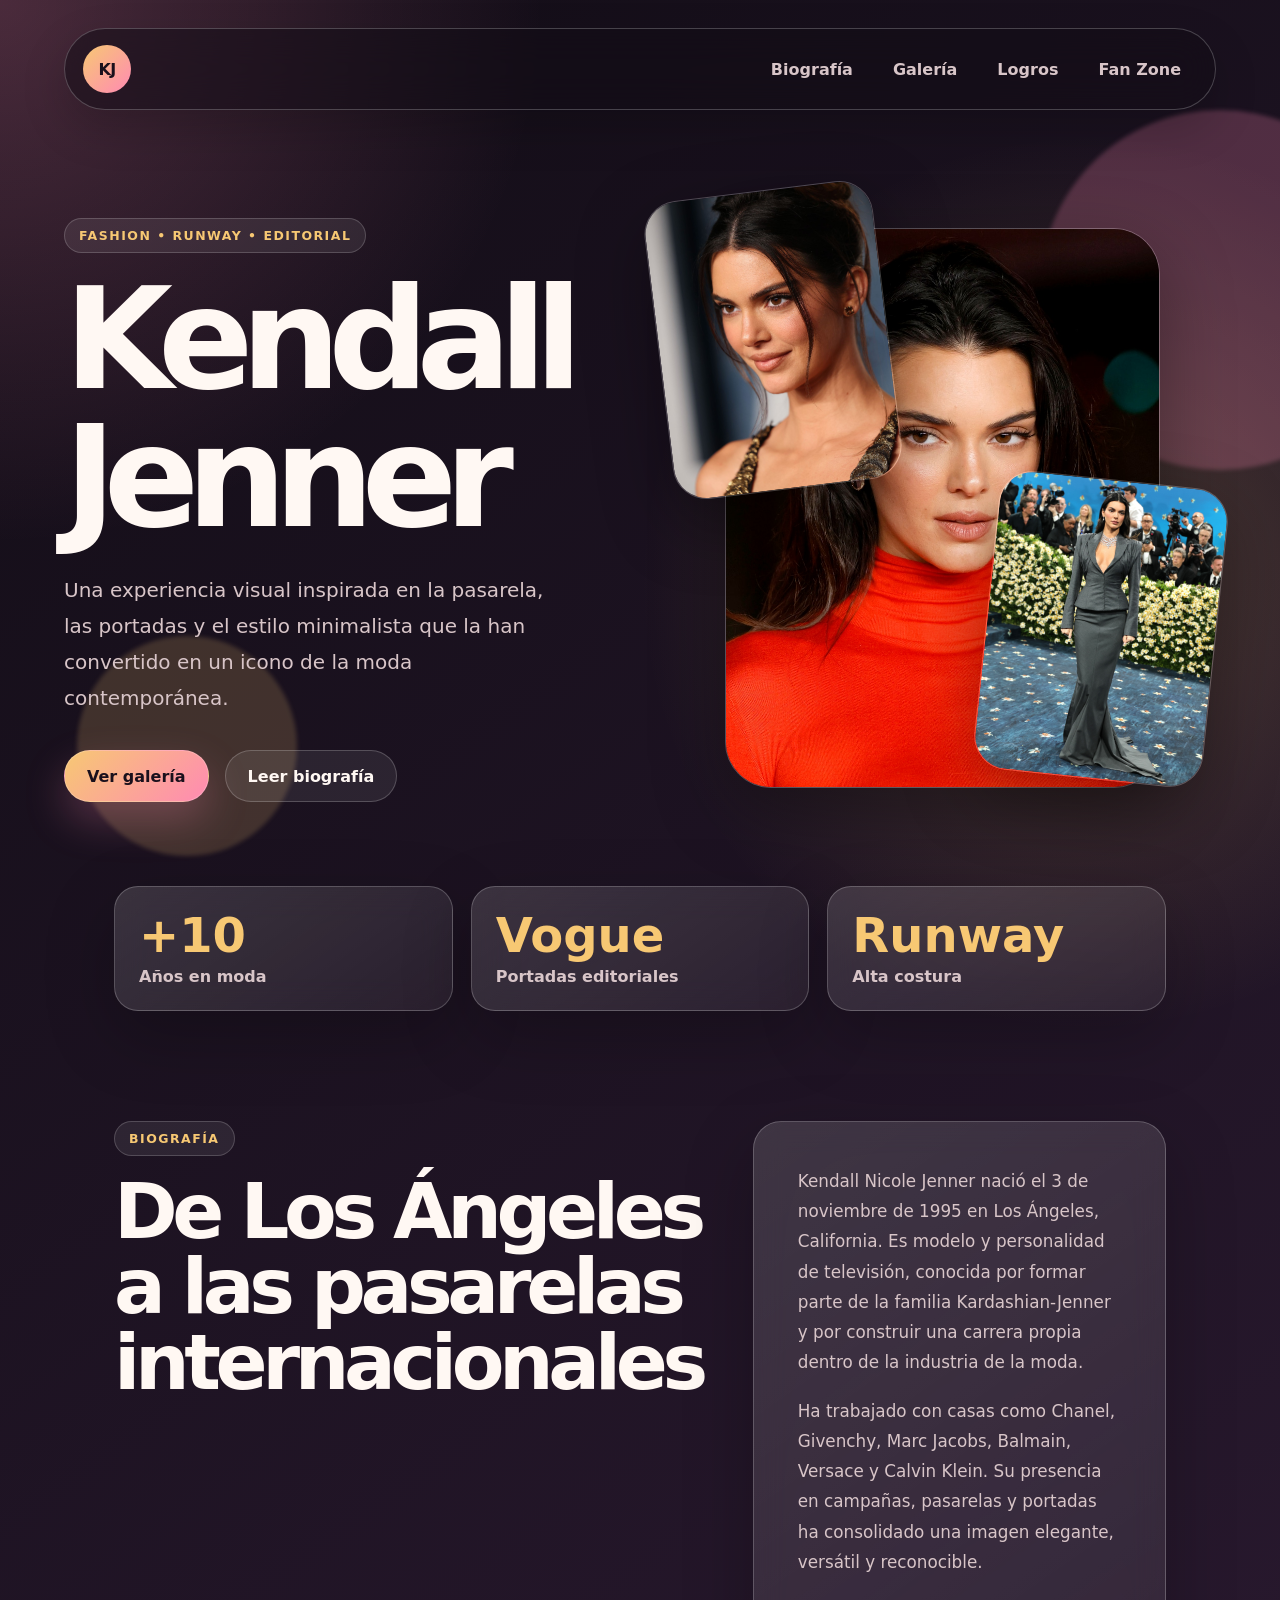
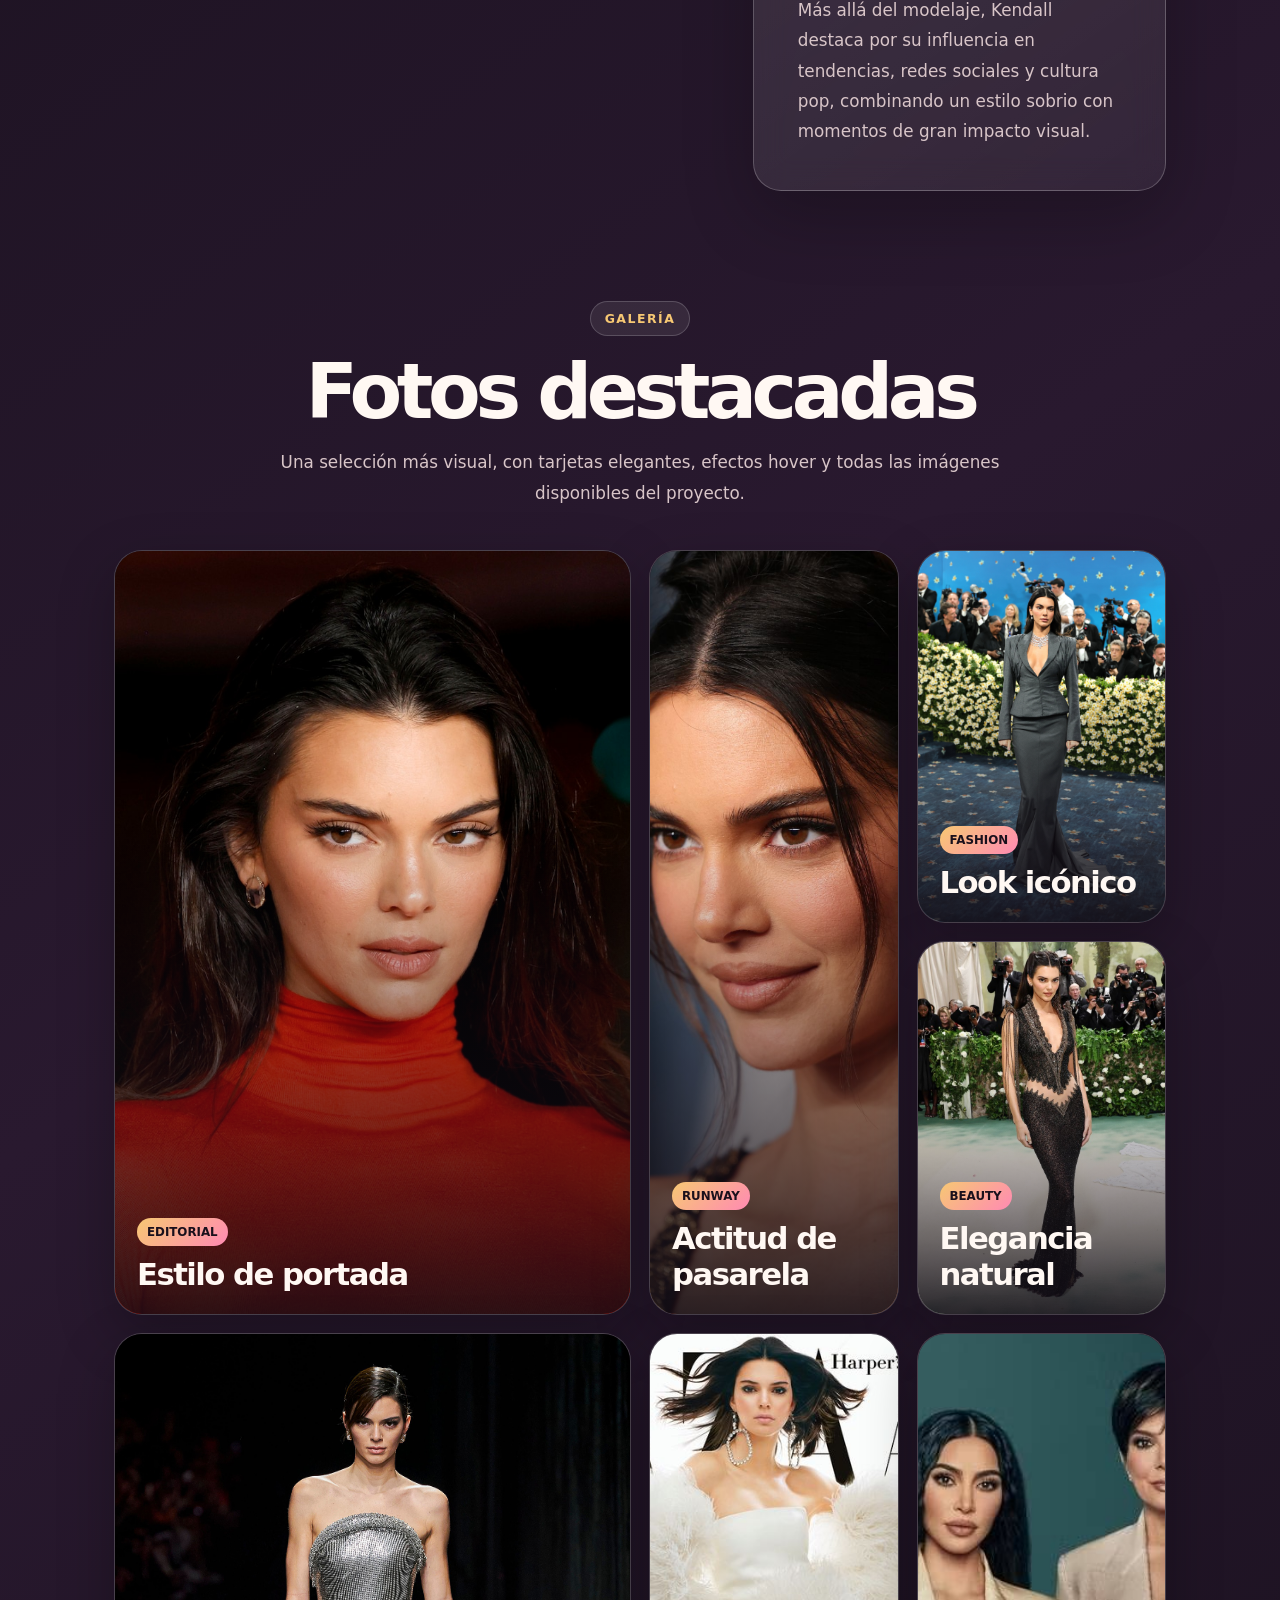
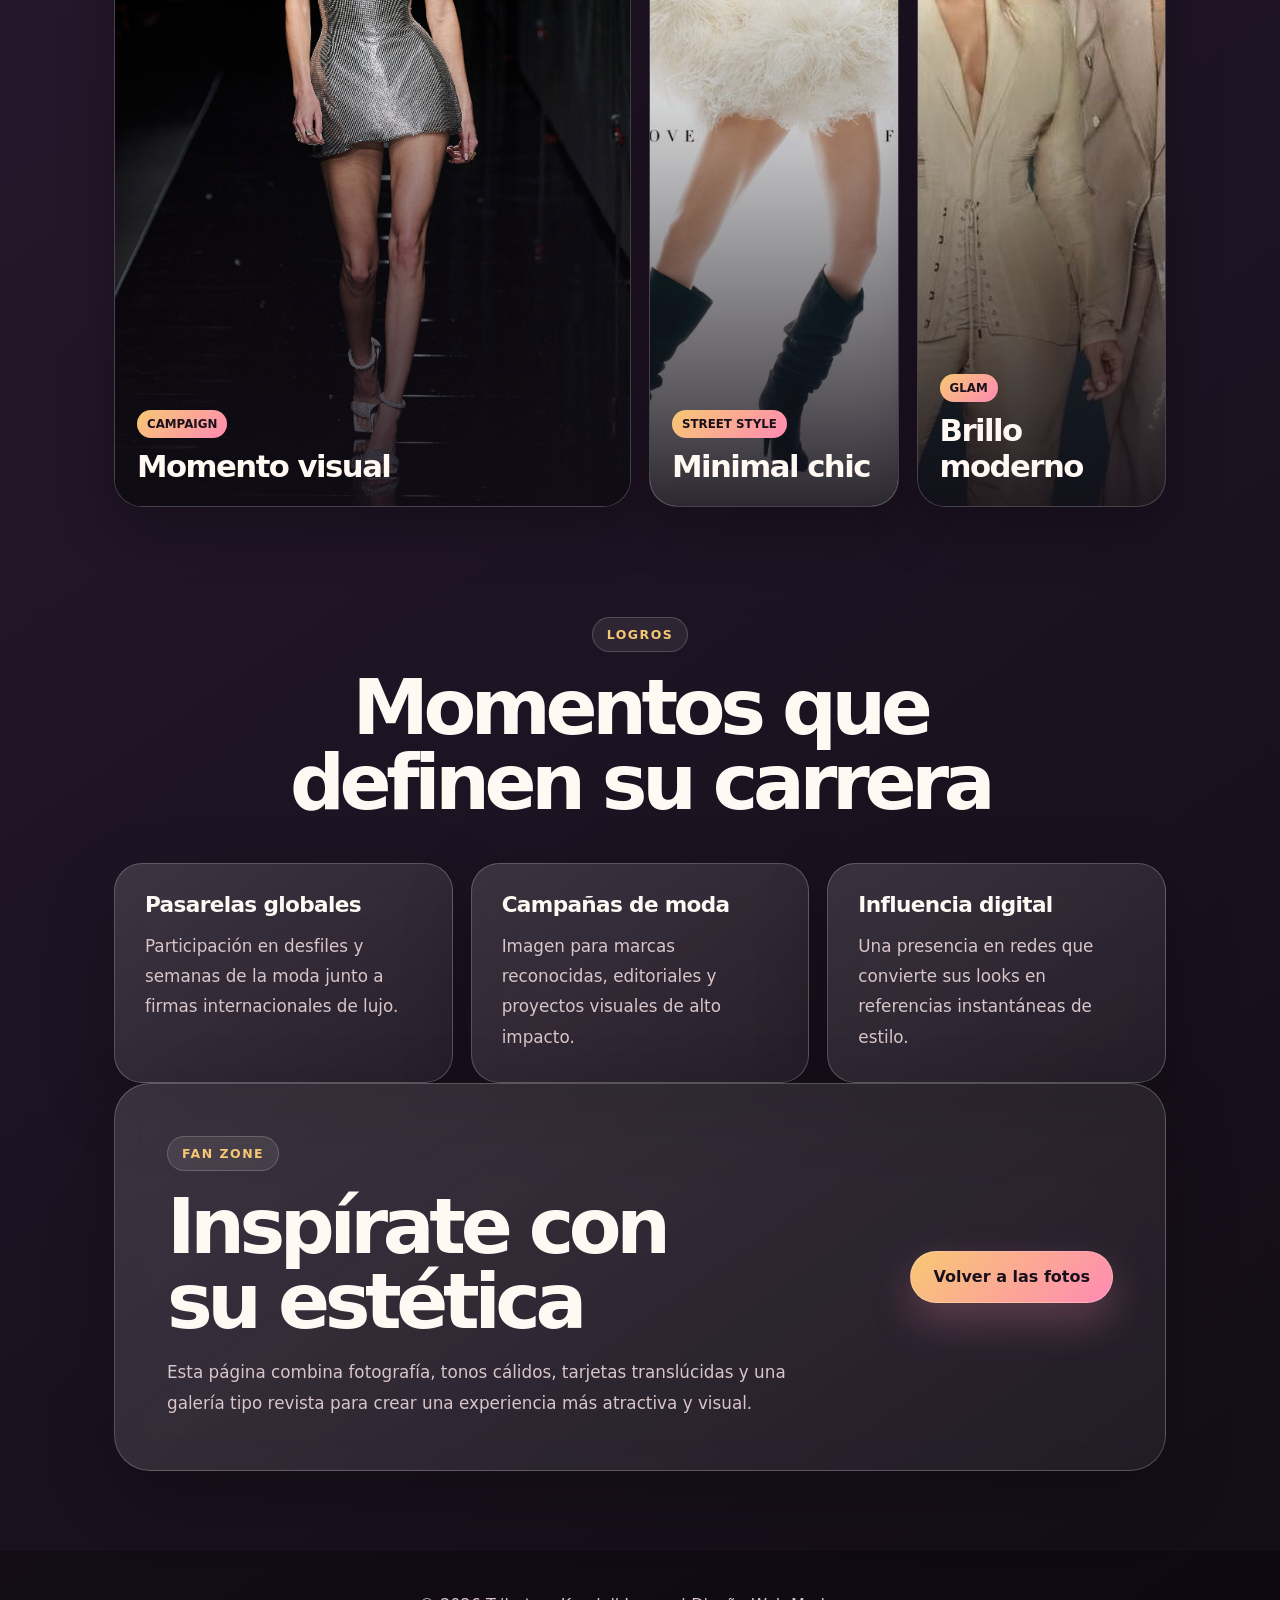
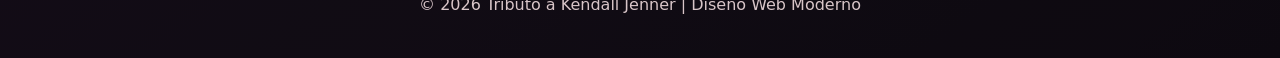
<file: index.html>
<!DOCTYPE html>
<html lang="es">
<head>
    <meta charset="UTF-8">
    <meta name="viewport" content="width=device-width, initial-scale=1.0">
    <title>Kendall Jenner | Galería Visual</title>
    <meta name="description" content="Tributo visual a Kendall Jenner con biografía, logros y galería de fotos.">
    <link rel="stylesheet" href="css/estilo.css">
</head>
<body>
    <header class="hero" id="inicio">
        <nav class="navbar" aria-label="Navegación principal">
            <a class="brand" href="#inicio">KJ</a>
            <div class="nav-links">
                <a href="#biografia">Biografía</a>
                <a href="#galeria">Galería</a>
                <a href="#logros">Logros</a>
                <a href="#fanzone">Fan Zone</a>
            </div>
        </nav>

        <div class="hero-content">
            <div class="hero-copy">
                <span class="eyebrow">Fashion • Runway • Editorial</span>
                <h1>Kendall Jenner</h1>
                <p class="hero-lead">Una experiencia visual inspirada en la pasarela, las portadas y el estilo minimalista que la han convertido en un icono de la moda contemporánea.</p>
                <div class="hero-actions">
                    <a class="button button-primary" href="#galeria">Ver galería</a>
                    <a class="button button-ghost" href="#biografia">Leer biografía</a>
                </div>
            </div>

            <div class="hero-collage" aria-label="Collage de fotos destacadas">
                <img class="collage-main" src="imatges/kendall 1.jpg" alt="Kendall Jenner en una imagen destacada">
                <img class="collage-small collage-top" src="imatges/kendall 2.jpg" alt="Retrato de Kendall Jenner">
                <img class="collage-small collage-bottom" src="imatges/kendall 3.jpg" alt="Foto editorial de Kendall Jenner">
            </div>
        </div>
    </header>

    <main>
        <section class="stats" aria-label="Datos destacados">
            <article>
                <strong>+10</strong>
                <span>Años en moda</span>
            </article>
            <article>
                <strong>Vogue</strong>
                <span>Portadas editoriales</span>
            </article>
            <article>
                <strong>Runway</strong>
                <span>Alta costura</span>
            </article>
        </section>

        <section class="section split" id="biografia">
            <div>
                <span class="section-kicker">Biografía</span>
                <h2>De Los Ángeles a las pasarelas internacionales</h2>
            </div>
            <div class="text-card">
                <p>Kendall Nicole Jenner nació el 3 de noviembre de 1995 en Los Ángeles, California. Es modelo y personalidad de televisión, conocida por formar parte de la familia Kardashian-Jenner y por construir una carrera propia dentro de la industria de la moda.</p>
                <p>Ha trabajado con casas como Chanel, Givenchy, Marc Jacobs, Balmain, Versace y Calvin Klein. Su presencia en campañas, pasarelas y portadas ha consolidado una imagen elegante, versátil y reconocible.</p>
                <p>Más allá del modelaje, Kendall destaca por su influencia en tendencias, redes sociales y cultura pop, combinando un estilo sobrio con momentos de gran impacto visual.</p>
            </div>
        </section>

        <section class="section" id="galeria">
            <div class="section-heading centered">
                <span class="section-kicker">Galería</span>
                <h2>Fotos destacadas</h2>
                <p>Una selección más visual, con tarjetas elegantes, efectos hover y todas las imágenes disponibles del proyecto.</p>
            </div>

            <div class="gallery">
                <figure class="gallery-item feature-card">
                    <img src="imatges/kendall 1.jpg" alt="Kendall Jenner foto 1" loading="lazy">
                    <figcaption>
                        <span>Editorial</span>
                        <strong>Estilo de portada</strong>
                    </figcaption>
                </figure>
                <figure class="gallery-item tall-card">
                    <img src="imatges/kendall 2.jpg" alt="Kendall Jenner foto 2" loading="lazy">
                    <figcaption>
                        <span>Runway</span>
                        <strong>Actitud de pasarela</strong>
                    </figcaption>
                </figure>
                <figure class="gallery-item">
                    <img src="imatges/kendall 3.jpg" alt="Kendall Jenner foto 3" loading="lazy">
                    <figcaption>
                        <span>Fashion</span>
                        <strong>Look icónico</strong>
                    </figcaption>
                </figure>
                <figure class="gallery-item">
                    <img src="imatges/kendall 4.jpg" alt="Kendall Jenner foto 4" loading="lazy">
                    <figcaption>
                        <span>Beauty</span>
                        <strong>Elegancia natural</strong>
                    </figcaption>
                </figure>
                <figure class="gallery-item wide-card">
                    <img src="imatges/kendall 5.jpg" alt="Kendall Jenner foto 5" loading="lazy">
                    <figcaption>
                        <span>Campaign</span>
                        <strong>Momento visual</strong>
                    </figcaption>
                </figure>
                <figure class="gallery-item">
                    <img src="imatges/kendall 6.jpg" alt="Kendall Jenner foto 6" loading="lazy">
                    <figcaption>
                        <span>Street style</span>
                        <strong>Minimal chic</strong>
                    </figcaption>
                </figure>
                <figure class="gallery-item">
                    <img src="imatges/kendall 7.jpg" alt="Kendall Jenner foto 7" loading="lazy">
                    <figcaption>
                        <span>Glam</span>
                        <strong>Brillo moderno</strong>
                    </figcaption>
                </figure>
            </div>
        </section>

        <section class="section cards-section" id="logros">
            <div class="section-heading centered">
                <span class="section-kicker">Logros</span>
                <h2>Momentos que definen su carrera</h2>
            </div>
            <div class="info-grid">
                <article class="info-card">
                    <h3>Pasarelas globales</h3>
                    <p>Participación en desfiles y semanas de la moda junto a firmas internacionales de lujo.</p>
                </article>
                <article class="info-card">
                    <h3>Campañas de moda</h3>
                    <p>Imagen para marcas reconocidas, editoriales y proyectos visuales de alto impacto.</p>
                </article>
                <article class="info-card">
                    <h3>Influencia digital</h3>
                    <p>Una presencia en redes que convierte sus looks en referencias instantáneas de estilo.</p>
                </article>
            </div>
        </section>

        <section class="section fan-zone" id="fanzone">
            <div>
                <span class="section-kicker">Fan Zone</span>
                <h2>Inspírate con su estética</h2>
                <p>Esta página combina fotografía, tonos cálidos, tarjetas translúcidas y una galería tipo revista para crear una experiencia más atractiva y visual.</p>
            </div>
            <a class="button button-primary" href="#galeria">Volver a las fotos</a>
        </section>
    </main>

    <footer>
        <p>© 2026 Tributo a Kendall Jenner | Diseño Web Moderno</p>
    </footer>
</body>
</html>
</file>
<file: css/estilo.css>
:root {
    --bg: #120d16;
    --bg-soft: #211725;
    --text: #fff8f3;
    --muted: #d8c5c8;
    --rose: #ff8ab3;
    --gold: #f7c873;
    --plum: #6f3a74;
    --glass: rgba(255, 255, 255, 0.12);
    --glass-border: rgba(255, 255, 255, 0.22);
    --shadow: 0 24px 70px rgba(0, 0, 0, 0.35);
    --radius: 28px;
}

* {
    box-sizing: border-box;
    margin: 0;
    padding: 0;
}

html {
    scroll-behavior: smooth;
}

body {
    min-height: 100vh;
    font-family: Inter, "Segoe UI", system-ui, -apple-system, sans-serif;
    color: var(--text);
    background:
        radial-gradient(circle at top left, rgba(255, 138, 179, 0.24), transparent 34rem),
        radial-gradient(circle at 85% 12%, rgba(247, 200, 115, 0.22), transparent 28rem),
        linear-gradient(145deg, #120d16 0%, #29192f 48%, #120d16 100%);
}

img {
    display: block;
    max-width: 100%;
}

a {
    color: inherit;
    text-decoration: none;
}

.hero {
    position: relative;
    min-height: 100vh;
    overflow: hidden;
    padding: 28px clamp(20px, 5vw, 70px) 80px;
}

.hero::before,
.hero::after {
    content: "";
    position: absolute;
    border-radius: 999px;
    filter: blur(2px);
    pointer-events: none;
}

.hero::before {
    width: 360px;
    height: 360px;
    right: -120px;
    top: 110px;
    background: rgba(255, 138, 179, 0.24);
}

.hero::after {
    width: 220px;
    height: 220px;
    left: 6%;
    bottom: 8%;
    background: rgba(247, 200, 115, 0.18);
}

.navbar {
    position: relative;
    z-index: 3;
    display: flex;
    align-items: center;
    justify-content: space-between;
    gap: 24px;
    max-width: 1180px;
    margin: 0 auto;
    padding: 16px 18px;
    border: 1px solid var(--glass-border);
    border-radius: 999px;
    background: rgba(18, 13, 22, 0.52);
    backdrop-filter: blur(18px);
    box-shadow: 0 18px 45px rgba(0, 0, 0, 0.18);
}

.brand {
    display: grid;
    width: 48px;
    height: 48px;
    place-items: center;
    border-radius: 50%;
    color: #1a101c;
    font-weight: 900;
    letter-spacing: -0.04em;
    background: linear-gradient(135deg, var(--gold), var(--rose));
}

.nav-links {
    display: flex;
    flex-wrap: wrap;
    justify-content: flex-end;
    gap: 8px;
}

.nav-links a {
    padding: 10px 16px;
    border-radius: 999px;
    color: var(--muted);
    font-weight: 700;
    transition: 0.25s ease;
}

.nav-links a:hover {
    color: var(--text);
    background: var(--glass);
    transform: translateY(-2px);
}

.hero-content {
    position: relative;
    z-index: 2;
    display: grid;
    grid-template-columns: minmax(0, 0.95fr) minmax(320px, 1.05fr);
    align-items: center;
    gap: clamp(36px, 7vw, 90px);
    max-width: 1180px;
    min-height: calc(100vh - 160px);
    margin: 0 auto;
    padding-top: 60px;
}

.eyebrow,
.section-kicker {
    display: inline-flex;
    width: fit-content;
    align-items: center;
    gap: 10px;
    margin-bottom: 18px;
    padding: 9px 14px;
    border: 1px solid rgba(255, 255, 255, 0.18);
    border-radius: 999px;
    color: var(--gold);
    background: rgba(255, 255, 255, 0.08);
    font-size: 0.78rem;
    font-weight: 900;
    letter-spacing: 0.12em;
    text-transform: uppercase;
}

h1,
h2,
h3 {
    line-height: 0.98;
}

h1 {
    max-width: 720px;
    font-size: clamp(4rem, 11vw, 9.8rem);
    letter-spacing: -0.09em;
    text-wrap: balance;
}

h2 {
    font-size: clamp(2.4rem, 6vw, 5rem);
    letter-spacing: -0.07em;
    text-wrap: balance;
}

h3 {
    font-size: 1.35rem;
    letter-spacing: -0.03em;
}

.hero-lead,
.section-heading p,
.text-card p,
.info-card p,
.fan-zone p {
    color: var(--muted);
    font-size: 1.05rem;
    line-height: 1.8;
}

.hero-lead {
    max-width: 620px;
    margin: 26px 0 34px;
    font-size: clamp(1.05rem, 2vw, 1.25rem);
}

.hero-actions,
.fan-zone {
    display: flex;
    flex-wrap: wrap;
    align-items: center;
    gap: 16px;
}

.button {
    display: inline-flex;
    align-items: center;
    justify-content: center;
    min-height: 52px;
    padding: 0 22px;
    border: 1px solid rgba(255, 255, 255, 0.2);
    border-radius: 999px;
    font-weight: 900;
    transition: transform 0.25s ease, box-shadow 0.25s ease, background 0.25s ease;
}

.button:hover {
    transform: translateY(-3px);
}

.button-primary {
    color: #1a101c;
    background: linear-gradient(135deg, var(--gold), var(--rose));
    box-shadow: 0 18px 40px rgba(255, 138, 179, 0.26);
}

.button-ghost {
    color: var(--text);
    background: rgba(255, 255, 255, 0.08);
}

.hero-collage {
    position: relative;
    min-height: 640px;
}

.hero-collage img {
    position: absolute;
    object-fit: cover;
    border: 1px solid rgba(255, 255, 255, 0.24);
    box-shadow: var(--shadow);
}

.collage-main {
    inset: 6% 10% auto auto;
    width: min(78%, 470px);
    height: 560px;
    border-radius: 46px;
}

.collage-small {
    width: 230px;
    height: 300px;
    border-radius: 34px;
}

.collage-top {
    left: 0;
    top: 0;
    transform: rotate(-7deg);
}

.collage-bottom {
    right: 0;
    bottom: 8%;
    transform: rotate(6deg);
}

main {
    max-width: 1180px;
    margin: 0 auto;
    padding: 0 clamp(20px, 5vw, 70px) 80px;
}

.stats {
    display: grid;
    grid-template-columns: repeat(3, 1fr);
    gap: 18px;
    margin-top: -44px;
    position: relative;
    z-index: 5;
}

.stats article,
.text-card,
.info-card,
.fan-zone {
    border: 1px solid var(--glass-border);
    background: linear-gradient(145deg, rgba(255, 255, 255, 0.14), rgba(255, 255, 255, 0.06));
    box-shadow: 0 24px 70px rgba(0, 0, 0, 0.24);
    backdrop-filter: blur(16px);
}

.stats article {
    padding: 24px;
    border-radius: 24px;
}

.stats strong {
    display: block;
    color: var(--gold);
    font-size: clamp(1.8rem, 4vw, 3rem);
    line-height: 1;
}

.stats span {
    display: block;
    margin-top: 8px;
    color: var(--muted);
    font-weight: 800;
}

.section {
    padding: 110px 0 0;
}

.split {
    display: grid;
    grid-template-columns: 0.8fr 1.2fr;
    gap: 50px;
    align-items: start;
}

.text-card {
    padding: clamp(26px, 4vw, 44px);
    border-radius: var(--radius);
}

.text-card p + p {
    margin-top: 18px;
}

.centered {
    max-width: 760px;
    margin: 0 auto 42px;
    text-align: center;
}

.centered .section-kicker {
    margin-inline: auto;
}

.centered p {
    margin-top: 18px;
}

.gallery {
    display: grid;
    grid-auto-flow: dense;
    grid-template-columns: repeat(4, minmax(0, 1fr));
    gap: 18px;
}

.gallery-item {
    position: relative;
    min-height: 330px;
    overflow: hidden;
    border: 1px solid rgba(255, 255, 255, 0.18);
    border-radius: var(--radius);
    background: var(--bg-soft);
    box-shadow: 0 20px 55px rgba(0, 0, 0, 0.28);
    isolation: isolate;
}

.feature-card {
    grid-column: span 2;
    grid-row: span 2;
    min-height: 690px;
}

.tall-card {
    grid-row: span 2;
    min-height: 690px;
}

.wide-card {
    grid-column: span 2;
}

.gallery-item img {
    width: 100%;
    height: 100%;
    object-fit: cover;
    transition: transform 0.5s ease, filter 0.5s ease;
}

.gallery-item::after {
    content: "";
    position: absolute;
    inset: 0;
    z-index: 1;
    background: linear-gradient(180deg, transparent 35%, rgba(18, 13, 22, 0.88));
}

.gallery-item:hover img {
    transform: scale(1.08);
    filter: saturate(1.18) contrast(1.06);
}

.gallery-item figcaption {
    position: absolute;
    left: 22px;
    right: 22px;
    bottom: 22px;
    z-index: 2;
}

.gallery-item figcaption span {
    display: inline-flex;
    margin-bottom: 10px;
    padding: 7px 10px;
    border-radius: 999px;
    color: #1a101c;
    background: linear-gradient(135deg, var(--gold), var(--rose));
    font-size: 0.74rem;
    font-weight: 900;
    text-transform: uppercase;
}

.gallery-item figcaption strong {
    display: block;
    font-size: clamp(1.35rem, 2.4vw, 2rem);
    letter-spacing: -0.05em;
}

.info-grid {
    display: grid;
    grid-template-columns: repeat(3, 1fr);
    gap: 18px;
}

.info-card {
    padding: 30px;
    border-radius: var(--radius);
    transition: transform 0.25s ease, border-color 0.25s ease;
}

.info-card:hover {
    border-color: rgba(247, 200, 115, 0.55);
    transform: translateY(-8px);
}

.info-card p {
    margin-top: 16px;
}

.fan-zone {
    justify-content: space-between;
    padding: clamp(28px, 5vw, 52px);
    border-radius: calc(var(--radius) + 8px);
}

.fan-zone div {
    max-width: 680px;
}

.fan-zone p {
    margin-top: 18px;
}

footer {
    padding: 44px 20px;
    color: var(--muted);
    text-align: center;
    background: rgba(0, 0, 0, 0.28);
}

@media (max-width: 980px) {
    .hero-content,
    .split {
        grid-template-columns: 1fr;
    }

    .hero-content {
        min-height: auto;
    }

    .hero-collage {
        min-height: 560px;
    }

    .stats,
    .info-grid {
        grid-template-columns: 1fr;
    }

    .gallery {
        grid-template-columns: repeat(2, minmax(0, 1fr));
    }

    .feature-card,
    .tall-card,
    .wide-card {
        grid-column: span 1;
        grid-row: span 1;
        min-height: 380px;
    }
}

@media (max-width: 660px) {
    .hero {
        padding-inline: 16px;
    }

    .navbar {
        align-items: flex-start;
        border-radius: 28px;
        flex-direction: column;
    }

    .nav-links {
        justify-content: flex-start;
    }

    .nav-links a {
        padding-inline: 10px;
    }

    h1 {
        font-size: clamp(3.4rem, 19vw, 5.2rem);
    }

    .hero-collage {
        min-height: 460px;
    }

    .collage-main {
        width: 82%;
        height: 420px;
        right: 0;
    }

    .collage-small {
        width: 160px;
        height: 210px;
    }

    main {
        padding-inline: 16px;
    }

    .gallery {
        grid-template-columns: 1fr;
    }

    .gallery-item {
        min-height: 390px;
    }
}
</file>
